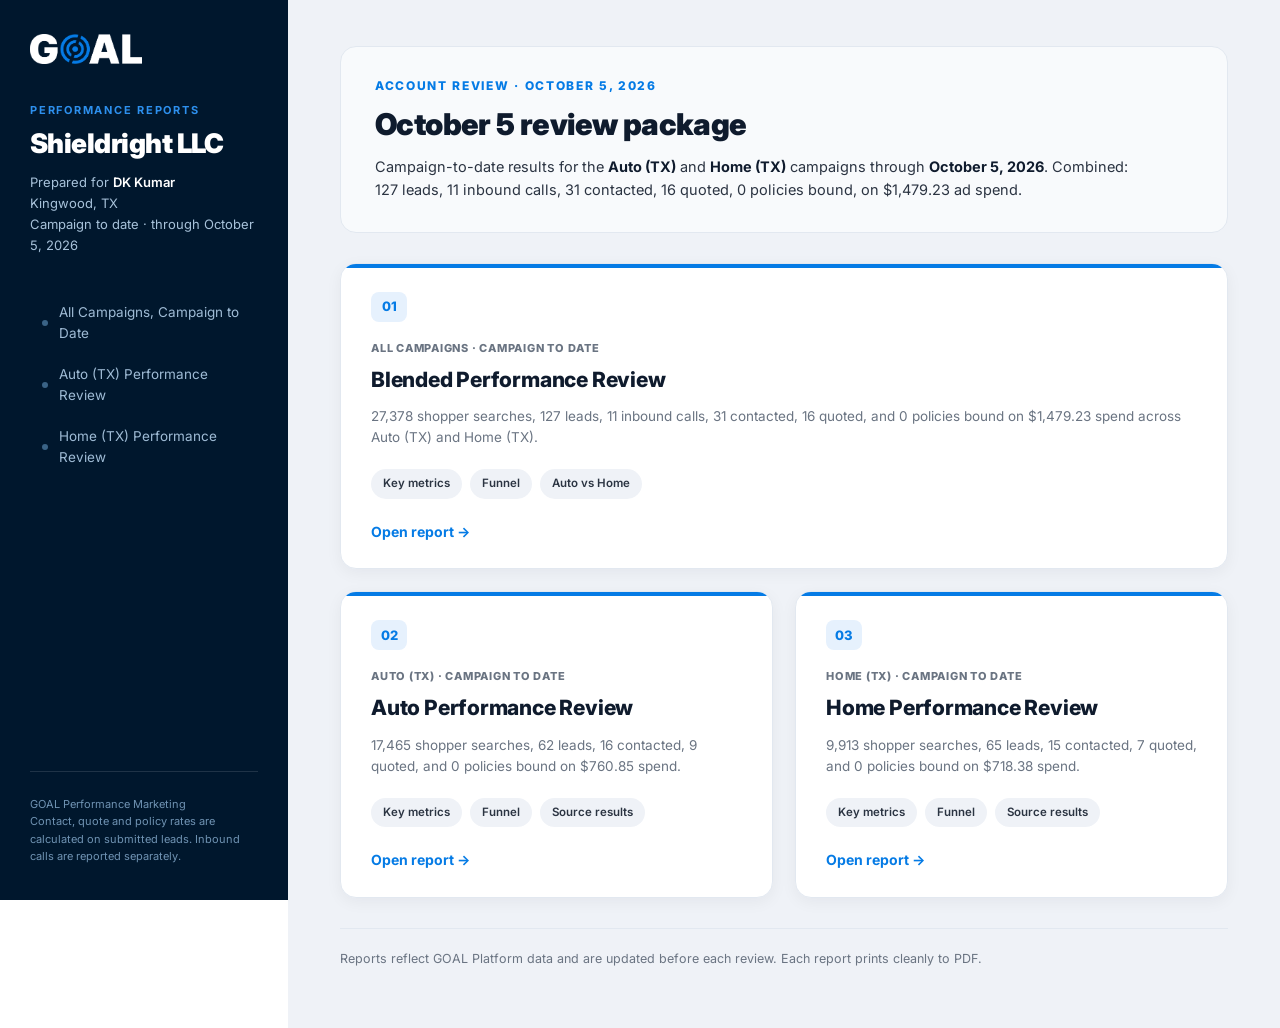
<file: index.html>
<!DOCTYPE html>
<html lang="en">
<head>
<meta charset="UTF-8">
<meta name="viewport" content="width=device-width, initial-scale=1.0">
<title>Shieldright LLC &middot; Performance Reports</title>
<link rel="preconnect" href="https://fonts.googleapis.com">
<link rel="preconnect" href="https://fonts.gstatic.com" crossorigin>
<link href="https://fonts.googleapis.com/css2?family=Inter:wght@400;500;600;700;800;900&display=swap" rel="stylesheet">
<link rel="stylesheet" href="assets/report-dashboard.css">
</head>
<style>
.main{background:var(--gray);}
.package{background:var(--off);border:1px solid var(--line);border-radius:16px;padding:30px 34px;margin-bottom:30px;}
.package .eb{font-size:12px;font-weight:800;letter-spacing:.14em;text-transform:uppercase;color:var(--blue);}
.package h2{font-size:30px;font-weight:900;color:var(--ink);letter-spacing:-.02em;line-height:1.1;margin:12px 0 14px;}
.package p{font-size:14.5px;color:var(--body);line-height:1.62;max-width:760px;}
.package p b{color:var(--ink);font-weight:700;}
.grid{display:grid;grid-template-columns:repeat(2,minmax(0,1fr));gap:22px;}
.rcard{position:relative;background:var(--white);border:1px solid var(--line);border-radius:16px;padding:28px 30px 26px;box-shadow:0 4px 16px rgba(0,23,45,.05);display:flex;flex-direction:column;overflow:hidden;transition:transform .2s,box-shadow .2s;}
.rcard:hover{transform:translateY(-3px);box-shadow:0 16px 38px rgba(0,23,45,.12);}
.rcard::before{content:"";position:absolute;top:0;left:0;right:0;height:4px;background:var(--blue);}
.rcard .num{display:inline-flex;align-items:center;justify-content:center;width:36px;height:30px;border-radius:8px;background:#E6F1FD;color:var(--blue);font-size:13px;font-weight:800;}
.rcard .tag{font-size:11px;font-weight:800;letter-spacing:.07em;text-transform:uppercase;color:var(--muted);margin-top:18px;}
.rcard h3{font-size:21px;font-weight:800;color:var(--ink);letter-spacing:-.01em;margin:7px 0 10px;}
.rcard .desc{font-size:13.5px;color:var(--muted);line-height:1.58;flex:1;}
.rcard .pills{display:flex;flex-wrap:wrap;gap:8px;margin:20px 0 22px;}
.rcard .pills span{font-size:11.5px;font-weight:600;color:var(--body);background:var(--gray);border-radius:999px;padding:6px 12px;}
.rcard .open{align-self:flex-start;font-size:14px;font-weight:700;color:var(--blue);text-decoration:none;}
.botnote{margin-top:30px;font-size:12.5px;color:var(--muted);border-top:1px solid var(--line);padding-top:20px;}
.rcard.full{grid-column:1/-1;}
@media(max-width:900px){.grid{grid-template-columns:1fr;}}
</style>
<body>
<div class="shell">
  <aside class="side">
    <img class="logo" src="assets/goal-wordmark-white.png" alt="GOAL">
    <div class="eb">Performance Reports</div>
    <h1>Shieldright LLC</h1>
    <div class="who">Prepared for <b>DK Kumar</b><br>Kingwood, TX<br>Campaign to date &middot; through October 5, 2026</div>
    <nav><a href="#r1"><span class="dot"></span>All Campaigns, Campaign to Date</a><a href="#r2"><span class="dot"></span>Auto (TX) Performance Review</a><a href="#r3"><span class="dot"></span>Home (TX) Performance Review</a></nav>
    <div class="foot">GOAL Performance Marketing<br>Contact, quote and policy rates are calculated on submitted leads. Inbound calls are reported separately.</div>
  </aside>
  <main class="main">
    <div class="package">
      <div class="eb">Account Review &middot; October 5, 2026</div>
      <h2>October 5 review package</h2>
      <p>Campaign-to-date results for the <b>Auto (TX)</b> and <b>Home (TX)</b> campaigns through <b>October 5, 2026</b>. Combined: 127 leads, 11 inbound calls, 31 contacted, 16 quoted, 0 policies bound, on $1,479.23 ad spend.</p>
    </div>
    <div class="grid">
      <div class="rcard full" id="r1">
        <div class="num">01</div>
        <div class="tag">All Campaigns &middot; Campaign to Date</div>
        <h3>Blended Performance Review</h3>
        <p class="desc">27,378 shopper searches, 127 leads, 11 inbound calls, 31 contacted, 16 quoted, and 0 policies bound on $1,479.23 spend across Auto (TX) and Home (TX).</p>
        <div class="pills"><span>Key metrics</span><span>Funnel</span><span>Auto vs Home</span></div>
        <a class="open" href="reports/blended-campaign-to-date.html">Open report &rarr;</a>
      </div>
      <div class="rcard" id="r2">
        <div class="num">02</div>
        <div class="tag">Auto (TX) &middot; Campaign to Date</div>
        <h3>Auto Performance Review</h3>
        <p class="desc">17,465 shopper searches, 62 leads, 16 contacted, 9 quoted, and 0 policies bound on $760.85 spend.</p>
        <div class="pills"><span>Key metrics</span><span>Funnel</span><span>Source results</span></div>
        <a class="open" href="reports/auto-tx-performance-review.html">Open report &rarr;</a>
      </div>
      <div class="rcard" id="r3">
        <div class="num">03</div>
        <div class="tag">Home (TX) &middot; Campaign to Date</div>
        <h3>Home Performance Review</h3>
        <p class="desc">9,913 shopper searches, 65 leads, 15 contacted, 7 quoted, and 0 policies bound on $718.38 spend.</p>
        <div class="pills"><span>Key metrics</span><span>Funnel</span><span>Source results</span></div>
        <a class="open" href="reports/home-tx-performance-review.html">Open report &rarr;</a>
      </div>
    </div>
    <div class="botnote">Reports reflect GOAL Platform data and are updated before each review. Each report prints cleanly to PDF.</div>
  </main>
</div>
</body>
</html>
</file>
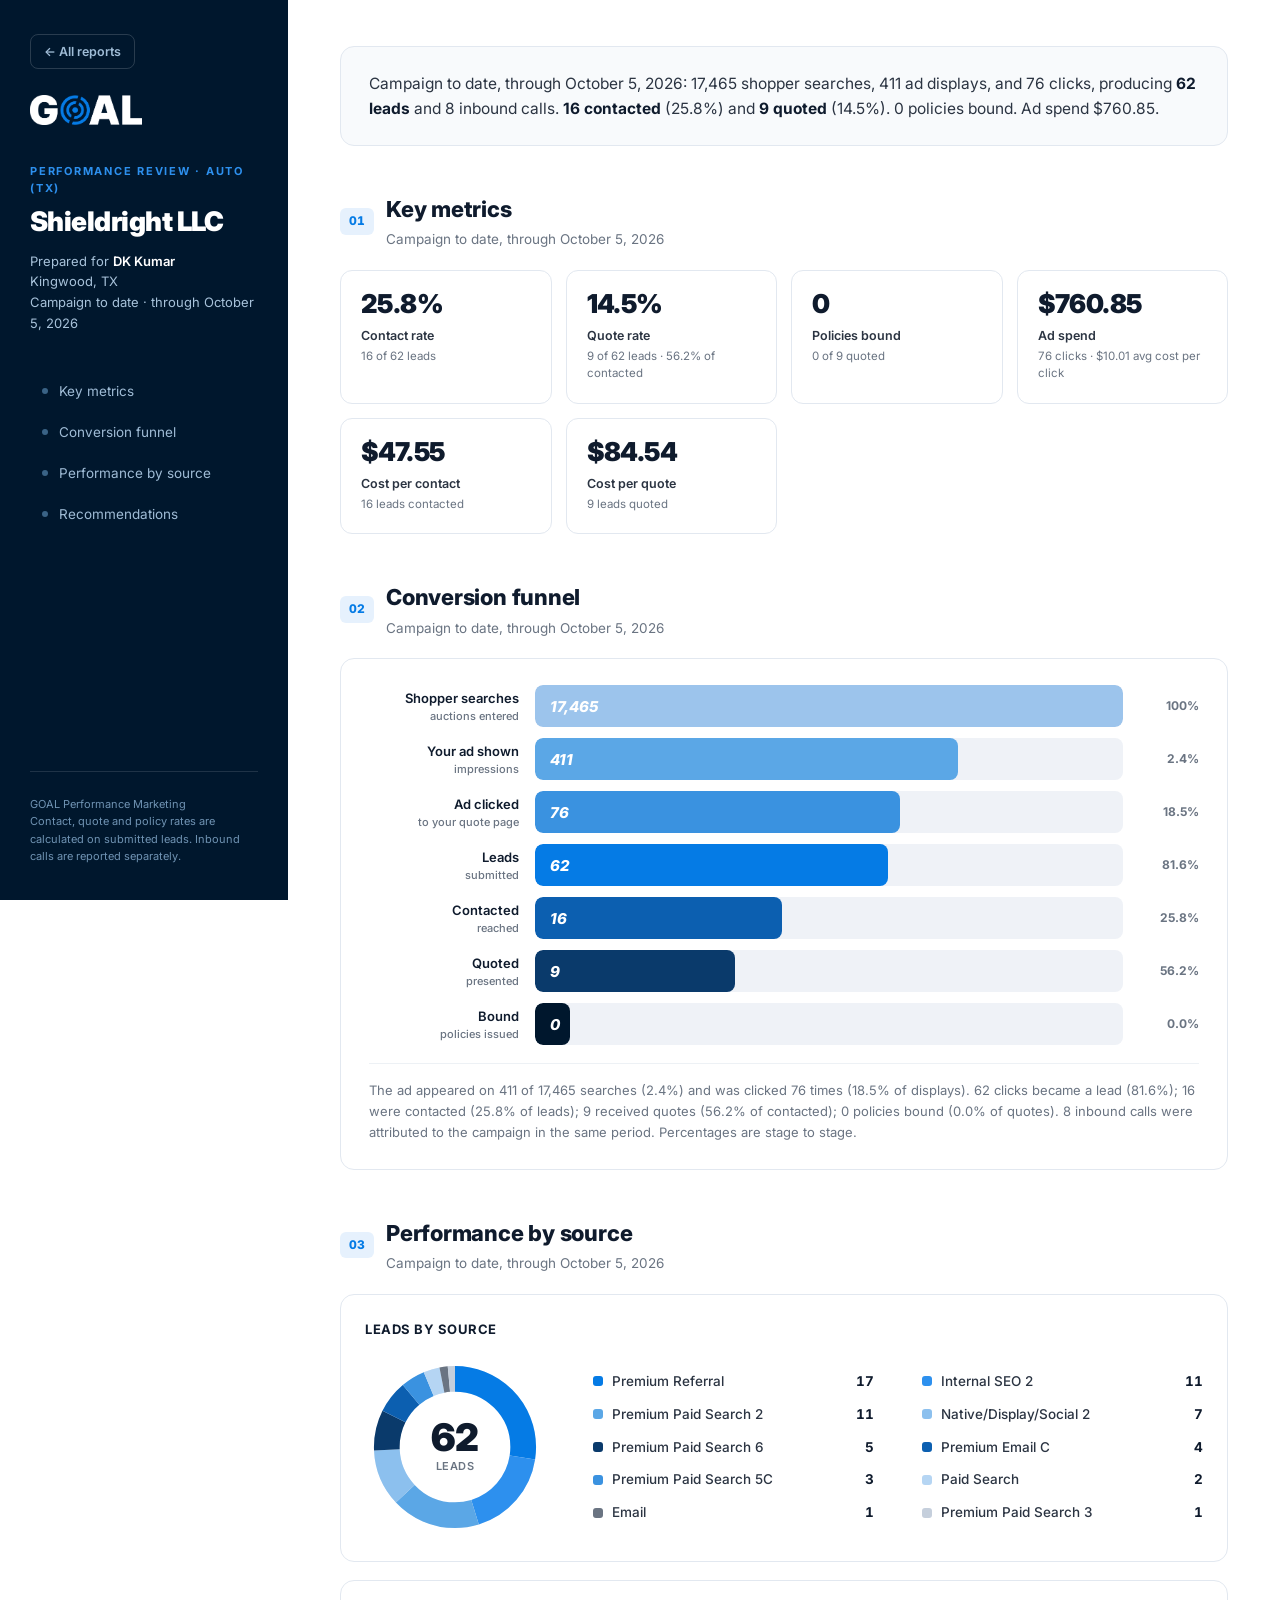
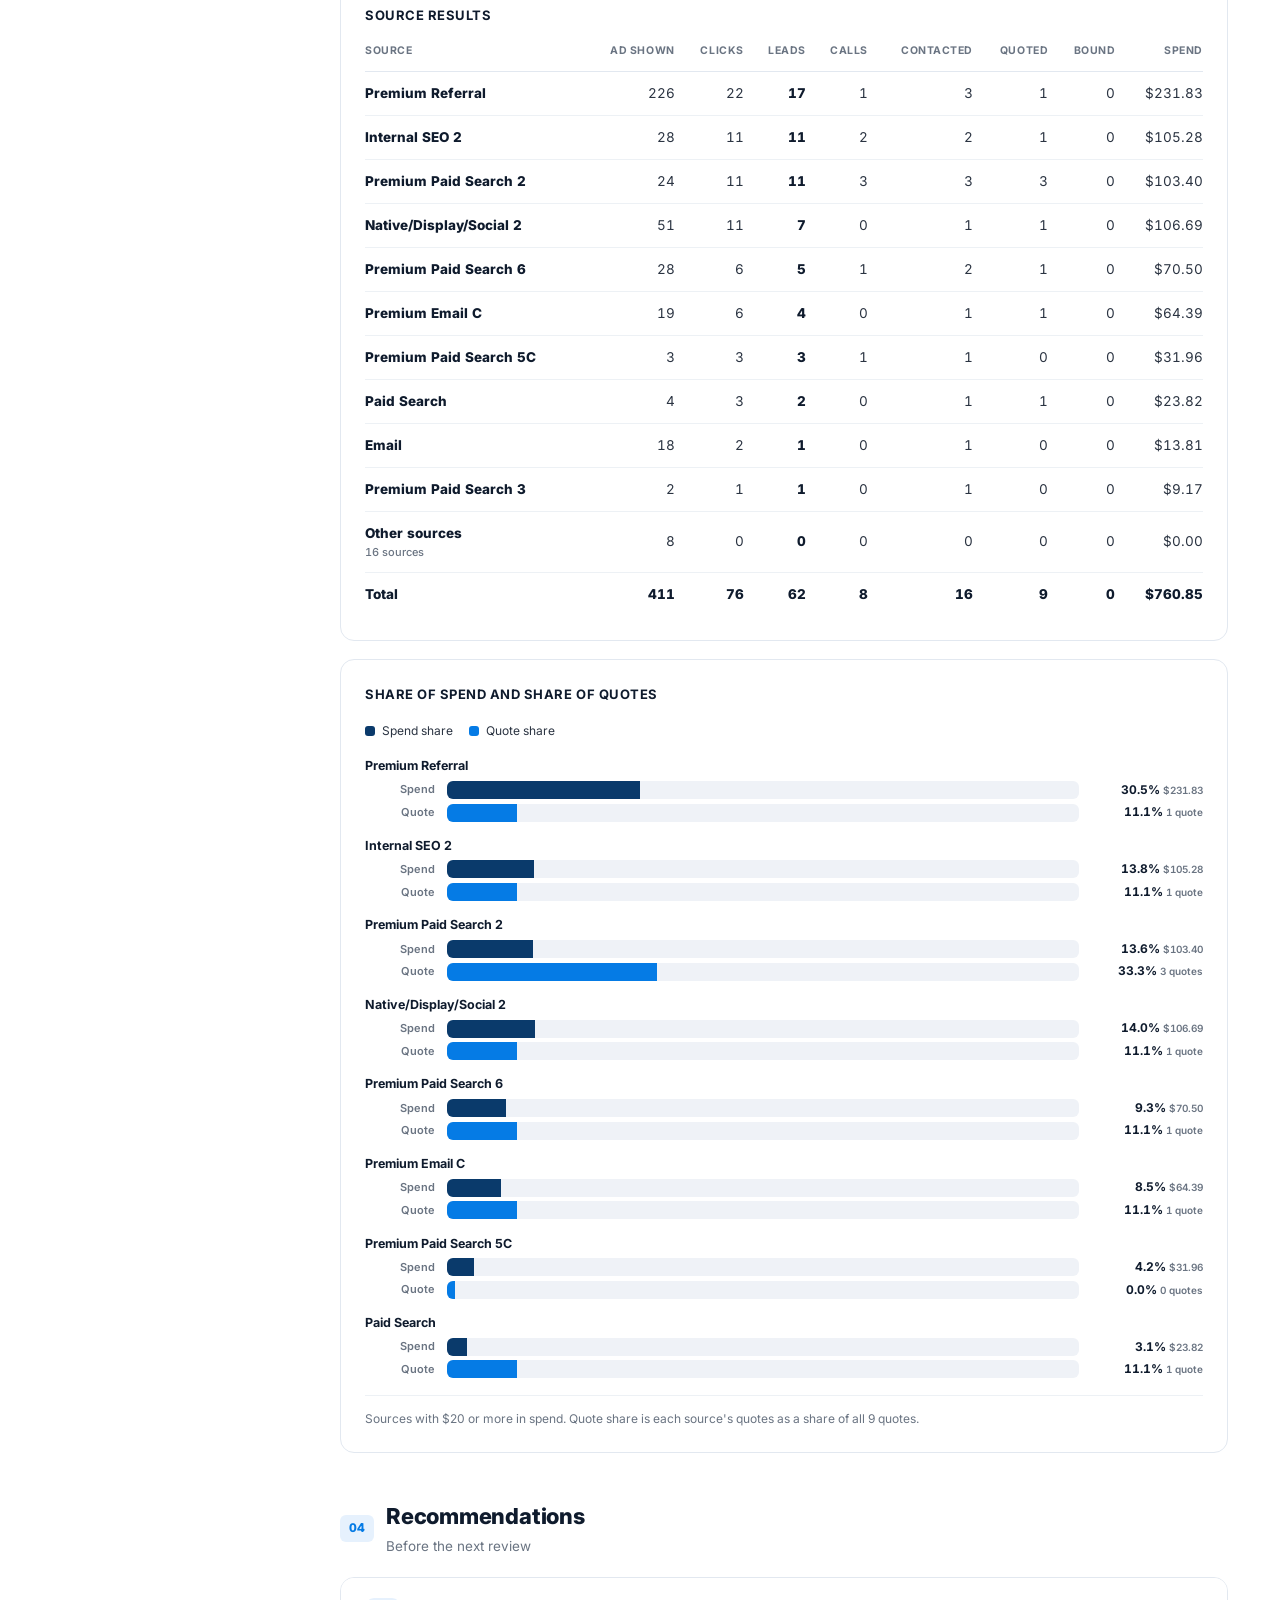
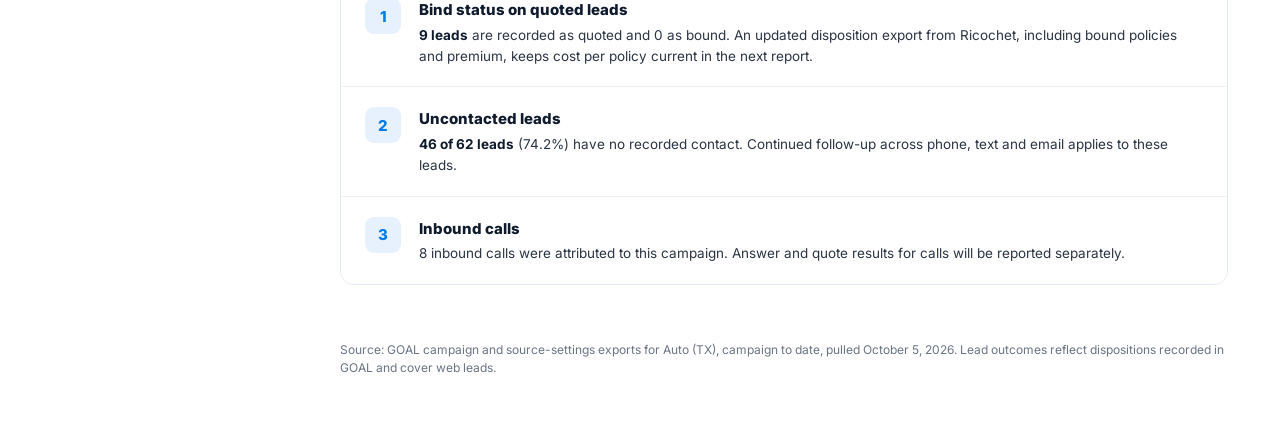
<file: reports/auto-tx-performance-review.html>
<!DOCTYPE html>
<html lang="en">
<head>
<meta charset="UTF-8">
<meta name="viewport" content="width=device-width, initial-scale=1.0">
<title>Shieldright LLC &middot; Auto (TX) Performance Review</title>
<link rel="preconnect" href="https://fonts.googleapis.com">
<link rel="preconnect" href="https://fonts.gstatic.com" crossorigin>
<link href="https://fonts.googleapis.com/css2?family=Inter:wght@400;500;600;700;800;900&display=swap" rel="stylesheet">
<link rel="stylesheet" href="../assets/report-dashboard.css">
</head>
<body>
<div class="shell">
  <aside class="side">
    <a class="back" href="../index.html">&larr; All reports</a>
    <img class="logo" src="../assets/goal-wordmark-white.png" alt="GOAL">
    <div class="eb">Performance Review &middot; Auto (TX)</div>
    <h1>Shieldright LLC</h1>
    <div class="who">Prepared for <b>DK Kumar</b><br>Kingwood, TX<br>Campaign to date &middot; through October 5, 2026</div>
    <nav><a href="#s1"><span class="dot"></span>Key metrics</a><a href="#s2"><span class="dot"></span>Conversion funnel</a><a href="#s3"><span class="dot"></span>Performance by source</a><a href="#s4"><span class="dot"></span>Recommendations</a></nav>
    <div class="foot">GOAL Performance Marketing<br>Contact, quote and policy rates are calculated on submitted leads. Inbound calls are reported separately.</div>
  </aside>
  <main class="main">
<div class="exec"><p>Campaign to date, through October 5, 2026: 17,465 shopper searches, 411 ad displays, and 76 clicks, producing <b>62 leads</b> and 8 inbound calls. <b>16 contacted</b> (25.8%) and <b>9 quoted</b> (14.5%). 0 policies bound. Ad spend $760.85.</p></div>
<section class="block" id="s1">
<div class="bhead"><span class="ix">01</span><div><h2>Key metrics</h2><p>Campaign to date, through October 5, 2026</p></div></div>
<div class="kgrid"><div class="kc"><div class="v">25.8%</div><div class="k">Contact rate</div><div class="d">16 of 62 leads</div></div>
<div class="kc"><div class="v">14.5%</div><div class="k">Quote rate</div><div class="d">9 of 62 leads &middot; 56.2% of contacted</div></div>
<div class="kc"><div class="v">0</div><div class="k">Policies bound</div><div class="d">0 of 9 quoted</div></div>
<div class="kc"><div class="v">$760.85</div><div class="k">Ad spend</div><div class="d">76 clicks &middot; $10.01 avg cost per click</div></div>
<div class="kc"><div class="v">$47.55</div><div class="k">Cost per contact</div><div class="d">16 leads contacted</div></div>
<div class="kc"><div class="v">$84.54</div><div class="k">Cost per quote</div><div class="d">9 leads quoted</div></div></div>
</section>
<section class="block" id="s2">
<div class="bhead"><span class="ix">02</span><div><h2>Conversion funnel</h2><p>Campaign to date, through October 5, 2026</p></div></div>
<div class="fpanel">
<div class="fstep"><div class="lab">Shopper searches<small>auctions entered</small></div>
<div class="fbar"><i style="background:#9cc4ec;width:100%">17,465</i></div>
<div class="pct">100%</div></div>
<div class="fstep"><div class="lab">Your ad shown<small>impressions</small></div>
<div class="fbar"><i style="background:#5ba7e6;width:72%">411</i></div>
<div class="pct">2.4%</div></div>
<div class="fstep"><div class="lab">Ad clicked<small>to your quote page</small></div>
<div class="fbar"><i style="background:#3a92e0;width:62%">76</i></div>
<div class="pct">18.5%</div></div>
<div class="fstep"><div class="lab">Leads<small>submitted</small></div>
<div class="fbar"><i style="background:#057BE5;width:60%">62</i></div>
<div class="pct">81.6%</div></div>
<div class="fstep"><div class="lab">Contacted<small>reached</small></div>
<div class="fbar"><i style="background:#0c5fb0;width:42%">16</i></div>
<div class="pct">25.8%</div></div>
<div class="fstep"><div class="lab">Quoted<small>presented</small></div>
<div class="fbar"><i style="background:#0a3a6b;width:34%">9</i></div>
<div class="pct">56.2%</div></div>
<div class="fstep"><div class="lab">Bound<small>policies issued</small></div>
<div class="fbar"><i style="background:#00172D;width:6%">0</i></div>
<div class="pct">0.0%</div></div>
<div class="fnote">The ad appeared on 411 of 17,465 searches (2.4%) and was clicked 76 times (18.5% of displays). 62 clicks became a lead (81.6%); 16 were contacted (25.8% of leads); 9 received quotes (56.2% of contacted); 0 policies bound (0.0% of quotes). 8 inbound calls were attributed to the campaign in the same period. Percentages are stage to stage.</div></div>
</section>
<section class="block" id="s3">
<div class="bhead"><span class="ix">03</span><div><h2>Performance by source</h2><p>Campaign to date, through October 5, 2026</p></div></div>
<div class="stack"><div class="panel"><div class="pt">Leads by source</div>
<div class="mix"><div class="donut"><svg viewBox="0 0 42 42" width="180" height="180"><circle cx="21" cy="21" r="15.915" fill="none" stroke="#EFF2F7" stroke-width="6"></circle>
<circle cx="21" cy="21" r="15.915" fill="none" stroke="#057BE5" stroke-width="6" stroke-dasharray="27.42 72.58" stroke-dashoffset="-0.00" transform="rotate(-90 21 21)"></circle>
<circle cx="21" cy="21" r="15.915" fill="none" stroke="#2D90EE" stroke-width="6" stroke-dasharray="17.74 82.26" stroke-dashoffset="-27.42" transform="rotate(-90 21 21)"></circle>
<circle cx="21" cy="21" r="15.915" fill="none" stroke="#5BA7E6" stroke-width="6" stroke-dasharray="17.74 82.26" stroke-dashoffset="-45.16" transform="rotate(-90 21 21)"></circle>
<circle cx="21" cy="21" r="15.915" fill="none" stroke="#8CC0EE" stroke-width="6" stroke-dasharray="11.29 88.71" stroke-dashoffset="-62.90" transform="rotate(-90 21 21)"></circle>
<circle cx="21" cy="21" r="15.915" fill="none" stroke="#0A3A6B" stroke-width="6" stroke-dasharray="8.06 91.94" stroke-dashoffset="-74.19" transform="rotate(-90 21 21)"></circle>
<circle cx="21" cy="21" r="15.915" fill="none" stroke="#0C5FB0" stroke-width="6" stroke-dasharray="6.45 93.55" stroke-dashoffset="-82.26" transform="rotate(-90 21 21)"></circle>
<circle cx="21" cy="21" r="15.915" fill="none" stroke="#3A92E0" stroke-width="6" stroke-dasharray="4.84 95.16" stroke-dashoffset="-88.71" transform="rotate(-90 21 21)"></circle>
<circle cx="21" cy="21" r="15.915" fill="none" stroke="#B5D5F3" stroke-width="6" stroke-dasharray="3.23 96.77" stroke-dashoffset="-93.55" transform="rotate(-90 21 21)"></circle>
<circle cx="21" cy="21" r="15.915" fill="none" stroke="#6A7482" stroke-width="6" stroke-dasharray="1.61 98.39" stroke-dashoffset="-96.77" transform="rotate(-90 21 21)"></circle>
<circle cx="21" cy="21" r="15.915" fill="none" stroke="#C5CFDC" stroke-width="6" stroke-dasharray="1.61 98.39" stroke-dashoffset="-98.39" transform="rotate(-90 21 21)"></circle></svg>
<div class="center"><div class="n">62</div><div class="l">leads</div></div></div>
<div class="legend"><div class="li"><span class="sw" style="background:#057BE5"></span><span class="nm">Premium Referral</span><span class="vl">17</span></div><div class="li"><span class="sw" style="background:#2D90EE"></span><span class="nm">Internal SEO 2</span><span class="vl">11</span></div><div class="li"><span class="sw" style="background:#5BA7E6"></span><span class="nm">Premium Paid Search 2</span><span class="vl">11</span></div><div class="li"><span class="sw" style="background:#8CC0EE"></span><span class="nm">Native/Display/Social 2</span><span class="vl">7</span></div><div class="li"><span class="sw" style="background:#0A3A6B"></span><span class="nm">Premium Paid Search 6</span><span class="vl">5</span></div><div class="li"><span class="sw" style="background:#0C5FB0"></span><span class="nm">Premium Email C</span><span class="vl">4</span></div><div class="li"><span class="sw" style="background:#3A92E0"></span><span class="nm">Premium Paid Search 5C</span><span class="vl">3</span></div><div class="li"><span class="sw" style="background:#B5D5F3"></span><span class="nm">Paid Search</span><span class="vl">2</span></div><div class="li"><span class="sw" style="background:#6A7482"></span><span class="nm">Email</span><span class="vl">1</span></div><div class="li"><span class="sw" style="background:#C5CFDC"></span><span class="nm">Premium Paid Search 3</span><span class="vl">1</span></div></div></div></div>
<div class="panel"><div class="pt">Source results</div><table class="ctab stable"><thead><tr><th>Source</th><th>Ad shown</th><th>Clicks</th><th>Leads</th><th>Calls</th><th>Contacted</th><th>Quoted</th><th>Bound</th><th>Spend</th></tr></thead><tbody>
<tr><td class="nm">Premium Referral</td><td>226</td><td>22</td><td><b>17</b></td><td>1</td><td>3</td><td>1</td><td>0</td><td>$231.83</td></tr>
<tr><td class="nm">Internal SEO 2</td><td>28</td><td>11</td><td><b>11</b></td><td>2</td><td>2</td><td>1</td><td>0</td><td>$105.28</td></tr>
<tr><td class="nm">Premium Paid Search 2</td><td>24</td><td>11</td><td><b>11</b></td><td>3</td><td>3</td><td>3</td><td>0</td><td>$103.40</td></tr>
<tr><td class="nm">Native/Display/Social 2</td><td>51</td><td>11</td><td><b>7</b></td><td>0</td><td>1</td><td>1</td><td>0</td><td>$106.69</td></tr>
<tr><td class="nm">Premium Paid Search 6</td><td>28</td><td>6</td><td><b>5</b></td><td>1</td><td>2</td><td>1</td><td>0</td><td>$70.50</td></tr>
<tr><td class="nm">Premium Email C</td><td>19</td><td>6</td><td><b>4</b></td><td>0</td><td>1</td><td>1</td><td>0</td><td>$64.39</td></tr>
<tr><td class="nm">Premium Paid Search 5C</td><td>3</td><td>3</td><td><b>3</b></td><td>1</td><td>1</td><td>0</td><td>0</td><td>$31.96</td></tr>
<tr><td class="nm">Paid Search</td><td>4</td><td>3</td><td><b>2</b></td><td>0</td><td>1</td><td>1</td><td>0</td><td>$23.82</td></tr>
<tr><td class="nm">Email</td><td>18</td><td>2</td><td><b>1</b></td><td>0</td><td>1</td><td>0</td><td>0</td><td>$13.81</td></tr>
<tr><td class="nm">Premium Paid Search 3</td><td>2</td><td>1</td><td><b>1</b></td><td>0</td><td>1</td><td>0</td><td>0</td><td>$9.17</td></tr>
<tr><td class="nm">Other sources<small>16 sources</small></td><td>8</td><td>0</td><td><b>0</b></td><td>0</td><td>0</td><td>0</td><td>0</td><td>$0.00</td></tr>
<tr class="tot"><td class="nm">Total</td><td>411</td><td>76</td><td><b>62</b></td><td>8</td><td>16</td><td>9</td><td>0</td><td>$760.85</td></tr></tbody>
</table></div>
<div class="panel"><div class="pt">Share of spend and share of quotes</div>
<div class="keyrow"><span><i class="sw" style="background:#0A3A6B"></i>Spend share</span><span><i class="sw" style="background:#057BE5"></i>Quote share</span></div>
<div class="pair"><div class="pl">Premium Referral</div>
<div class="srow"><div class="lab">Spend</div><div class="tr"><i style="width:30.5%;background:#0A3A6B"></i></div><div class="vl">30.5% <small>$231.83</small></div></div>
<div class="srow"><div class="lab">Quote</div><div class="tr"><i style="width:11.1%;background:#057BE5"></i></div><div class="vl">11.1% <small>1 quote</small></div></div></div>
<div class="pair"><div class="pl">Internal SEO 2</div>
<div class="srow"><div class="lab">Spend</div><div class="tr"><i style="width:13.8%;background:#0A3A6B"></i></div><div class="vl">13.8% <small>$105.28</small></div></div>
<div class="srow"><div class="lab">Quote</div><div class="tr"><i style="width:11.1%;background:#057BE5"></i></div><div class="vl">11.1% <small>1 quote</small></div></div></div>
<div class="pair"><div class="pl">Premium Paid Search 2</div>
<div class="srow"><div class="lab">Spend</div><div class="tr"><i style="width:13.6%;background:#0A3A6B"></i></div><div class="vl">13.6% <small>$103.40</small></div></div>
<div class="srow"><div class="lab">Quote</div><div class="tr"><i style="width:33.3%;background:#057BE5"></i></div><div class="vl">33.3% <small>3 quotes</small></div></div></div>
<div class="pair"><div class="pl">Native/Display/Social 2</div>
<div class="srow"><div class="lab">Spend</div><div class="tr"><i style="width:14.0%;background:#0A3A6B"></i></div><div class="vl">14.0% <small>$106.69</small></div></div>
<div class="srow"><div class="lab">Quote</div><div class="tr"><i style="width:11.1%;background:#057BE5"></i></div><div class="vl">11.1% <small>1 quote</small></div></div></div>
<div class="pair"><div class="pl">Premium Paid Search 6</div>
<div class="srow"><div class="lab">Spend</div><div class="tr"><i style="width:9.3%;background:#0A3A6B"></i></div><div class="vl">9.3% <small>$70.50</small></div></div>
<div class="srow"><div class="lab">Quote</div><div class="tr"><i style="width:11.1%;background:#057BE5"></i></div><div class="vl">11.1% <small>1 quote</small></div></div></div>
<div class="pair"><div class="pl">Premium Email C</div>
<div class="srow"><div class="lab">Spend</div><div class="tr"><i style="width:8.5%;background:#0A3A6B"></i></div><div class="vl">8.5% <small>$64.39</small></div></div>
<div class="srow"><div class="lab">Quote</div><div class="tr"><i style="width:11.1%;background:#057BE5"></i></div><div class="vl">11.1% <small>1 quote</small></div></div></div>
<div class="pair"><div class="pl">Premium Paid Search 5C</div>
<div class="srow"><div class="lab">Spend</div><div class="tr"><i style="width:4.2%;background:#0A3A6B"></i></div><div class="vl">4.2% <small>$31.96</small></div></div>
<div class="srow"><div class="lab">Quote</div><div class="tr"><i style="width:0.0%;background:#057BE5"></i></div><div class="vl">0.0% <small>0 quotes</small></div></div></div>
<div class="pair"><div class="pl">Paid Search</div>
<div class="srow"><div class="lab">Spend</div><div class="tr"><i style="width:3.1%;background:#0A3A6B"></i></div><div class="vl">3.1% <small>$23.82</small></div></div>
<div class="srow"><div class="lab">Quote</div><div class="tr"><i style="width:11.1%;background:#057BE5"></i></div><div class="vl">11.1% <small>1 quote</small></div></div></div>
<div class="pnote">Sources with $20 or more in spend. Quote share is each source's quotes as a share of all 9 quotes.</div></div>
</div>
</section>
<section class="block" id="s4">
<div class="bhead"><span class="ix">04</span><div><h2>Recommendations</h2><p>Before the next review</p></div></div>
<div class="plan"><div class="pstep"><div class="num">1</div>
<div><div class="h">Bind status on quoted leads</div>
<div class="b"><b>9 leads</b> are recorded as quoted and 0 as bound. An updated disposition export from Ricochet, including bound policies and premium, keeps cost per policy current in the next report.</div></div></div>
<div class="pstep"><div class="num">2</div>
<div><div class="h">Uncontacted leads</div>
<div class="b"><b>46 of 62 leads</b> (74.2%) have no recorded contact. Continued follow-up across phone, text and email applies to these leads.</div></div></div>
<div class="pstep"><div class="num">3</div>
<div><div class="h">Inbound calls</div>
<div class="b">8 inbound calls were attributed to this campaign. Answer and quote results for calls will be reported separately.</div></div></div></div>
</section>
<div class="pnote" style="border-top:none;padding-top:10px;">Source: GOAL campaign and source-settings exports for Auto (TX), campaign to date, pulled October 5, 2026. Lead outcomes reflect dispositions recorded in GOAL and cover web leads.</div>
  </main>
</div>
</body>
</html>
</file>
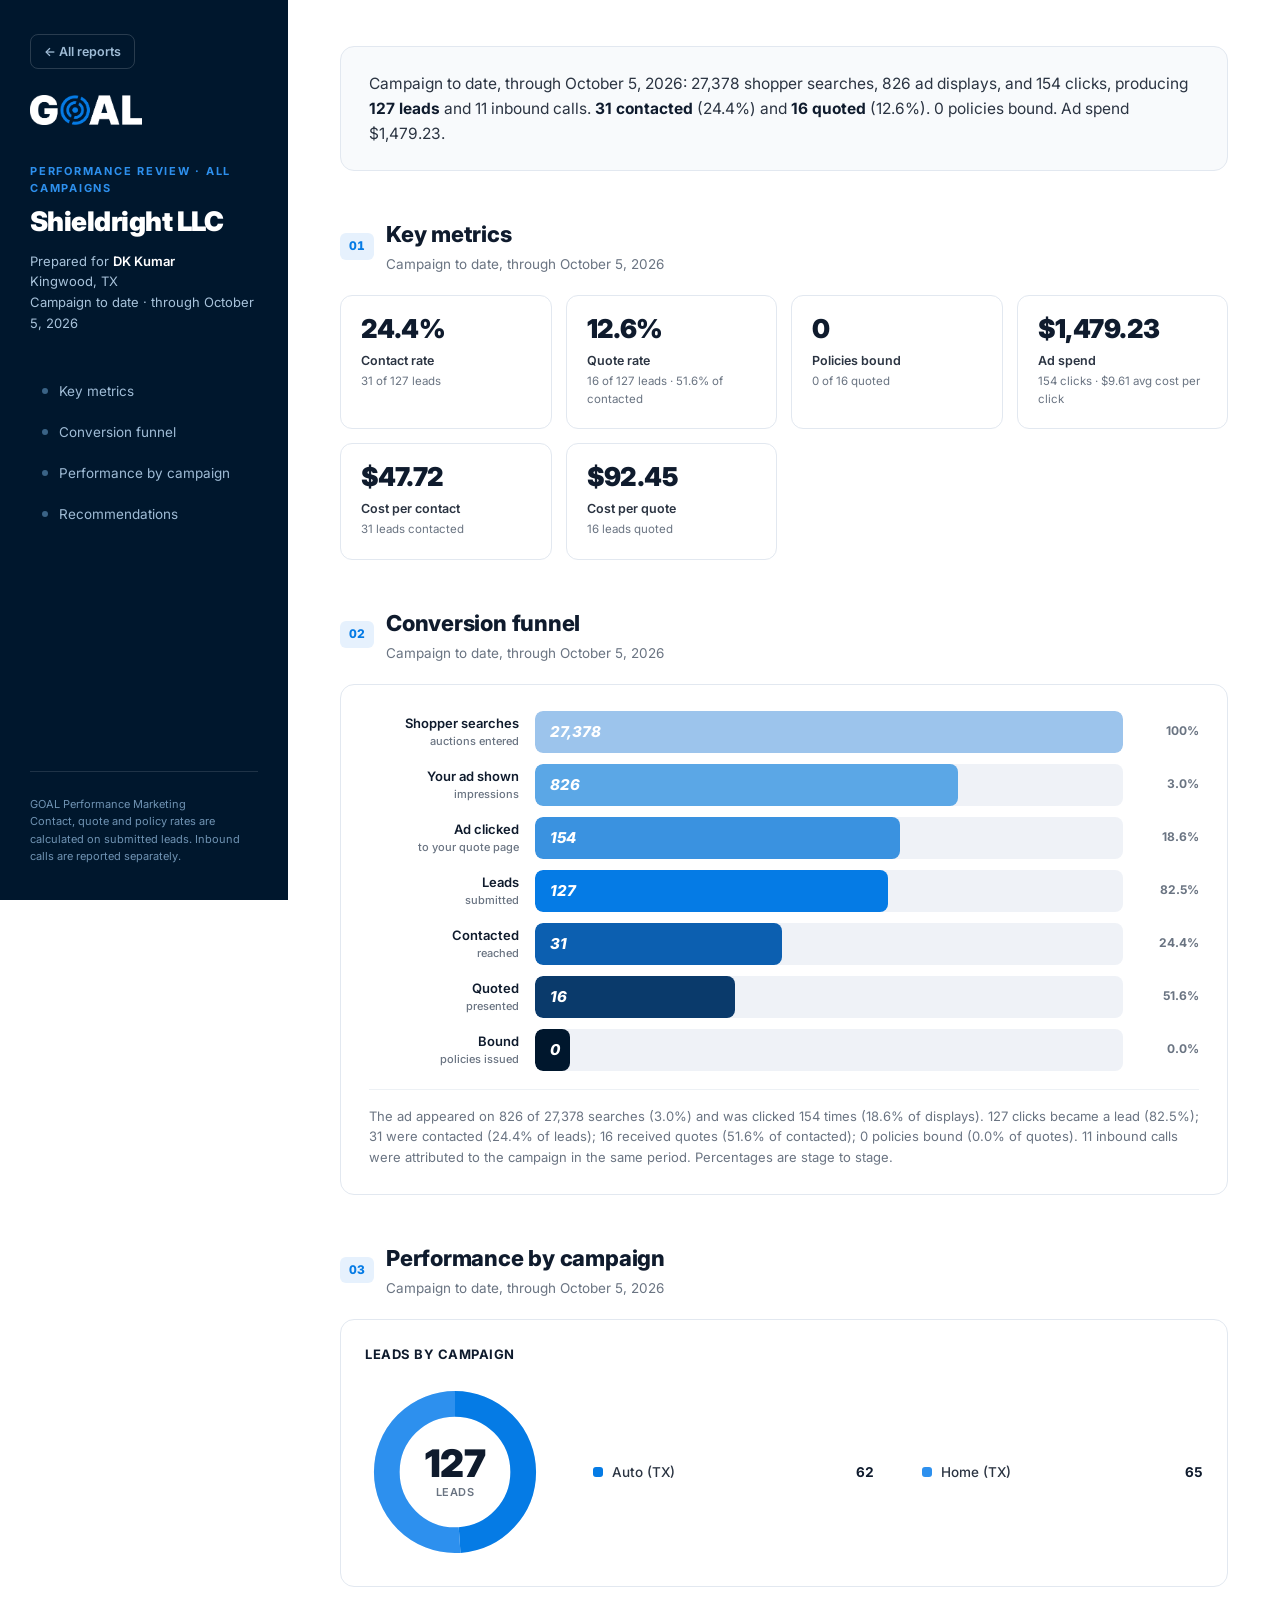
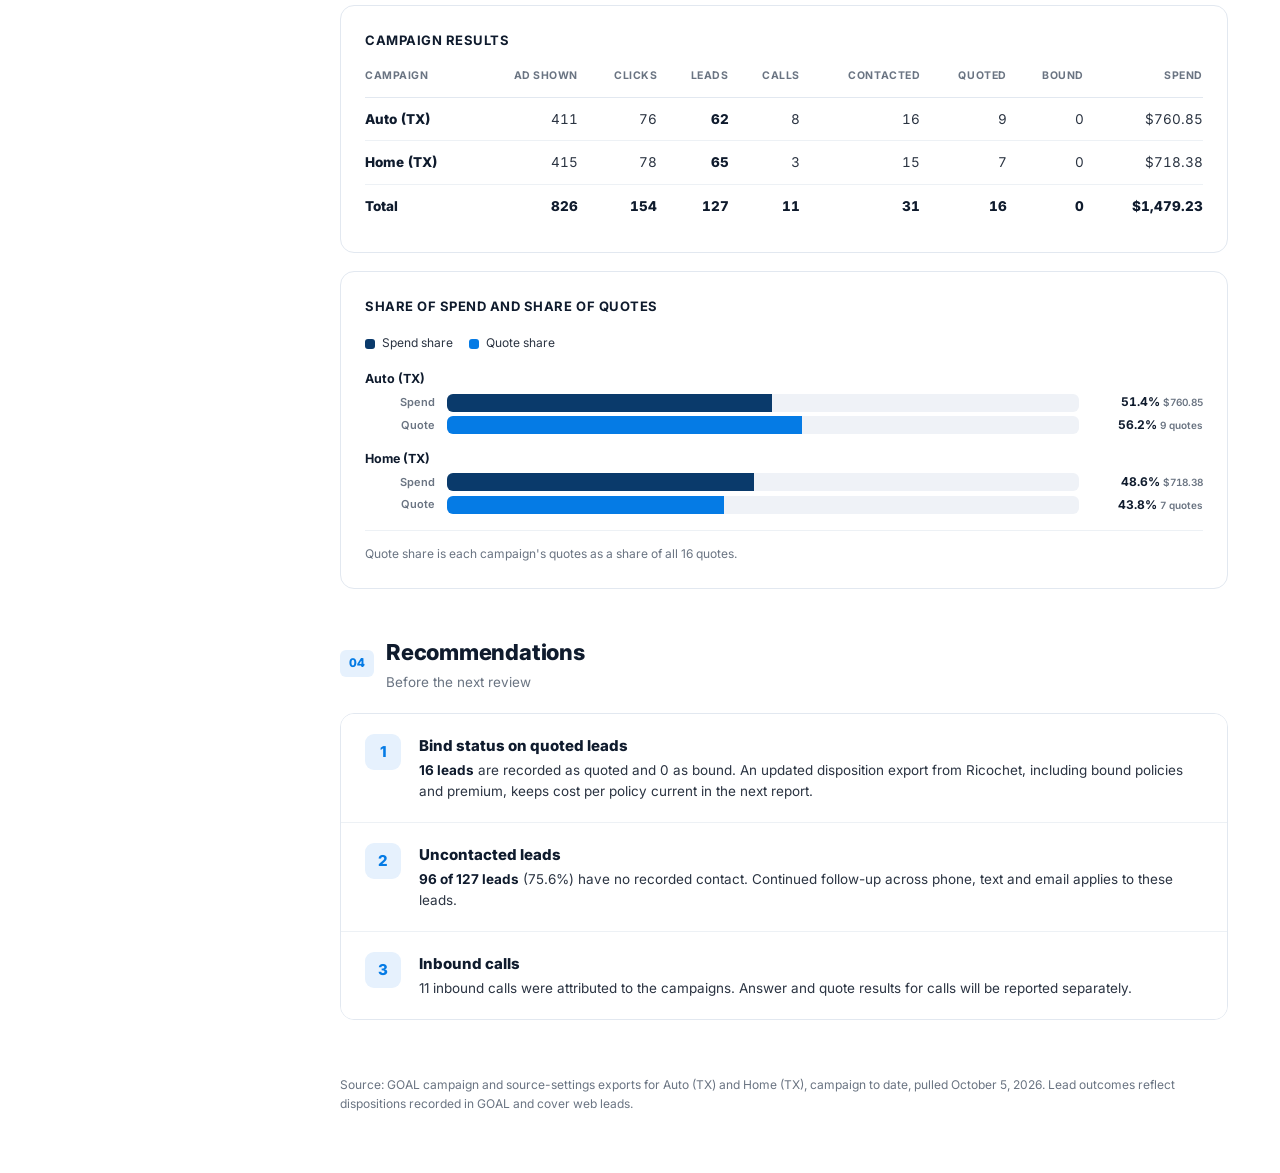
<file: reports/blended-campaign-to-date.html>
<!DOCTYPE html>
<html lang="en">
<head>
<meta charset="UTF-8">
<meta name="viewport" content="width=device-width, initial-scale=1.0">
<title>Shieldright LLC &middot; All Campaigns Performance Review</title>
<link rel="preconnect" href="https://fonts.googleapis.com">
<link rel="preconnect" href="https://fonts.gstatic.com" crossorigin>
<link href="https://fonts.googleapis.com/css2?family=Inter:wght@400;500;600;700;800;900&display=swap" rel="stylesheet">
<link rel="stylesheet" href="../assets/report-dashboard.css">
</head>
<body>
<div class="shell">
  <aside class="side">
    <a class="back" href="../index.html">&larr; All reports</a>
    <img class="logo" src="../assets/goal-wordmark-white.png" alt="GOAL">
    <div class="eb">Performance Review &middot; All Campaigns</div>
    <h1>Shieldright LLC</h1>
    <div class="who">Prepared for <b>DK Kumar</b><br>Kingwood, TX<br>Campaign to date &middot; through October 5, 2026</div>
    <nav><a href="#s1"><span class="dot"></span>Key metrics</a><a href="#s2"><span class="dot"></span>Conversion funnel</a><a href="#s3"><span class="dot"></span>Performance by campaign</a><a href="#s4"><span class="dot"></span>Recommendations</a></nav>
    <div class="foot">GOAL Performance Marketing<br>Contact, quote and policy rates are calculated on submitted leads. Inbound calls are reported separately.</div>
  </aside>
  <main class="main">
<div class="exec"><p>Campaign to date, through October 5, 2026: 27,378 shopper searches, 826 ad displays, and 154 clicks, producing <b>127 leads</b> and 11 inbound calls. <b>31 contacted</b> (24.4%) and <b>16 quoted</b> (12.6%). 0 policies bound. Ad spend $1,479.23.</p></div>
<section class="block" id="s1">
<div class="bhead"><span class="ix">01</span><div><h2>Key metrics</h2><p>Campaign to date, through October 5, 2026</p></div></div>
<div class="kgrid"><div class="kc"><div class="v">24.4%</div><div class="k">Contact rate</div><div class="d">31 of 127 leads</div></div>
<div class="kc"><div class="v">12.6%</div><div class="k">Quote rate</div><div class="d">16 of 127 leads &middot; 51.6% of contacted</div></div>
<div class="kc"><div class="v">0</div><div class="k">Policies bound</div><div class="d">0 of 16 quoted</div></div>
<div class="kc"><div class="v">$1,479.23</div><div class="k">Ad spend</div><div class="d">154 clicks &middot; $9.61 avg cost per click</div></div>
<div class="kc"><div class="v">$47.72</div><div class="k">Cost per contact</div><div class="d">31 leads contacted</div></div>
<div class="kc"><div class="v">$92.45</div><div class="k">Cost per quote</div><div class="d">16 leads quoted</div></div></div>
</section>
<section class="block" id="s2">
<div class="bhead"><span class="ix">02</span><div><h2>Conversion funnel</h2><p>Campaign to date, through October 5, 2026</p></div></div>
<div class="fpanel">
<div class="fstep"><div class="lab">Shopper searches<small>auctions entered</small></div>
<div class="fbar"><i style="background:#9cc4ec;width:100%">27,378</i></div>
<div class="pct">100%</div></div>
<div class="fstep"><div class="lab">Your ad shown<small>impressions</small></div>
<div class="fbar"><i style="background:#5ba7e6;width:72%">826</i></div>
<div class="pct">3.0%</div></div>
<div class="fstep"><div class="lab">Ad clicked<small>to your quote page</small></div>
<div class="fbar"><i style="background:#3a92e0;width:62%">154</i></div>
<div class="pct">18.6%</div></div>
<div class="fstep"><div class="lab">Leads<small>submitted</small></div>
<div class="fbar"><i style="background:#057BE5;width:60%">127</i></div>
<div class="pct">82.5%</div></div>
<div class="fstep"><div class="lab">Contacted<small>reached</small></div>
<div class="fbar"><i style="background:#0c5fb0;width:42%">31</i></div>
<div class="pct">24.4%</div></div>
<div class="fstep"><div class="lab">Quoted<small>presented</small></div>
<div class="fbar"><i style="background:#0a3a6b;width:34%">16</i></div>
<div class="pct">51.6%</div></div>
<div class="fstep"><div class="lab">Bound<small>policies issued</small></div>
<div class="fbar"><i style="background:#00172D;width:6%">0</i></div>
<div class="pct">0.0%</div></div>
<div class="fnote">The ad appeared on 826 of 27,378 searches (3.0%) and was clicked 154 times (18.6% of displays). 127 clicks became a lead (82.5%); 31 were contacted (24.4% of leads); 16 received quotes (51.6% of contacted); 0 policies bound (0.0% of quotes). 11 inbound calls were attributed to the campaign in the same period. Percentages are stage to stage.</div></div>
</section>
<section class="block" id="s3">
<div class="bhead"><span class="ix">03</span><div><h2>Performance by campaign</h2><p>Campaign to date, through October 5, 2026</p></div></div>
<div class="stack"><div class="panel"><div class="pt">Leads by campaign</div>
<div class="mix"><div class="donut"><svg viewBox="0 0 42 42" width="180" height="180"><circle cx="21" cy="21" r="15.915" fill="none" stroke="#EFF2F7" stroke-width="6"></circle>
<circle cx="21" cy="21" r="15.915" fill="none" stroke="#057BE5" stroke-width="6" stroke-dasharray="48.82 51.18" stroke-dashoffset="-0.00" transform="rotate(-90 21 21)"></circle>
<circle cx="21" cy="21" r="15.915" fill="none" stroke="#2D90EE" stroke-width="6" stroke-dasharray="51.18 48.82" stroke-dashoffset="-48.82" transform="rotate(-90 21 21)"></circle></svg>
<div class="center"><div class="n">127</div><div class="l">leads</div></div></div>
<div class="legend"><div class="li"><span class="sw" style="background:#057BE5"></span><span class="nm">Auto (TX)</span><span class="vl">62</span></div><div class="li"><span class="sw" style="background:#2D90EE"></span><span class="nm">Home (TX)</span><span class="vl">65</span></div></div></div></div>
<div class="panel"><div class="pt">Campaign results</div><table class="ctab stable"><thead><tr><th>Campaign</th><th>Ad shown</th><th>Clicks</th><th>Leads</th><th>Calls</th><th>Contacted</th><th>Quoted</th><th>Bound</th><th>Spend</th></tr></thead><tbody>
<tr><td class="nm">Auto (TX)</td><td>411</td><td>76</td><td><b>62</b></td><td>8</td><td>16</td><td>9</td><td>0</td><td>$760.85</td></tr>
<tr><td class="nm">Home (TX)</td><td>415</td><td>78</td><td><b>65</b></td><td>3</td><td>15</td><td>7</td><td>0</td><td>$718.38</td></tr>
<tr class="tot"><td class="nm">Total</td><td>826</td><td>154</td><td><b>127</b></td><td>11</td><td>31</td><td>16</td><td>0</td><td>$1,479.23</td></tr></tbody>
</table></div>
<div class="panel"><div class="pt">Share of spend and share of quotes</div>
<div class="keyrow"><span><i class="sw" style="background:#0A3A6B"></i>Spend share</span><span><i class="sw" style="background:#057BE5"></i>Quote share</span></div>
<div class="pair"><div class="pl">Auto (TX)</div>
<div class="srow"><div class="lab">Spend</div><div class="tr"><i style="width:51.4%;background:#0A3A6B"></i></div><div class="vl">51.4% <small>$760.85</small></div></div>
<div class="srow"><div class="lab">Quote</div><div class="tr"><i style="width:56.2%;background:#057BE5"></i></div><div class="vl">56.2% <small>9 quotes</small></div></div></div>
<div class="pair"><div class="pl">Home (TX)</div>
<div class="srow"><div class="lab">Spend</div><div class="tr"><i style="width:48.6%;background:#0A3A6B"></i></div><div class="vl">48.6% <small>$718.38</small></div></div>
<div class="srow"><div class="lab">Quote</div><div class="tr"><i style="width:43.8%;background:#057BE5"></i></div><div class="vl">43.8% <small>7 quotes</small></div></div></div>
<div class="pnote">Quote share is each campaign's quotes as a share of all 16 quotes.</div></div>
</div>
</section>
<section class="block" id="s4">
<div class="bhead"><span class="ix">04</span><div><h2>Recommendations</h2><p>Before the next review</p></div></div>
<div class="plan"><div class="pstep"><div class="num">1</div>
<div><div class="h">Bind status on quoted leads</div>
<div class="b"><b>16 leads</b> are recorded as quoted and 0 as bound. An updated disposition export from Ricochet, including bound policies and premium, keeps cost per policy current in the next report.</div></div></div>
<div class="pstep"><div class="num">2</div>
<div><div class="h">Uncontacted leads</div>
<div class="b"><b>96 of 127 leads</b> (75.6%) have no recorded contact. Continued follow-up across phone, text and email applies to these leads.</div></div></div>
<div class="pstep"><div class="num">3</div>
<div><div class="h">Inbound calls</div>
<div class="b">11 inbound calls were attributed to the campaigns. Answer and quote results for calls will be reported separately.</div></div></div></div>
</section>
<div class="pnote" style="border-top:none;padding-top:10px;">Source: GOAL campaign and source-settings exports for Auto (TX) and Home (TX), campaign to date, pulled October 5, 2026. Lead outcomes reflect dispositions recorded in GOAL and cover web leads.</div>
  </main>
</div>
</body>
</html>
</file>
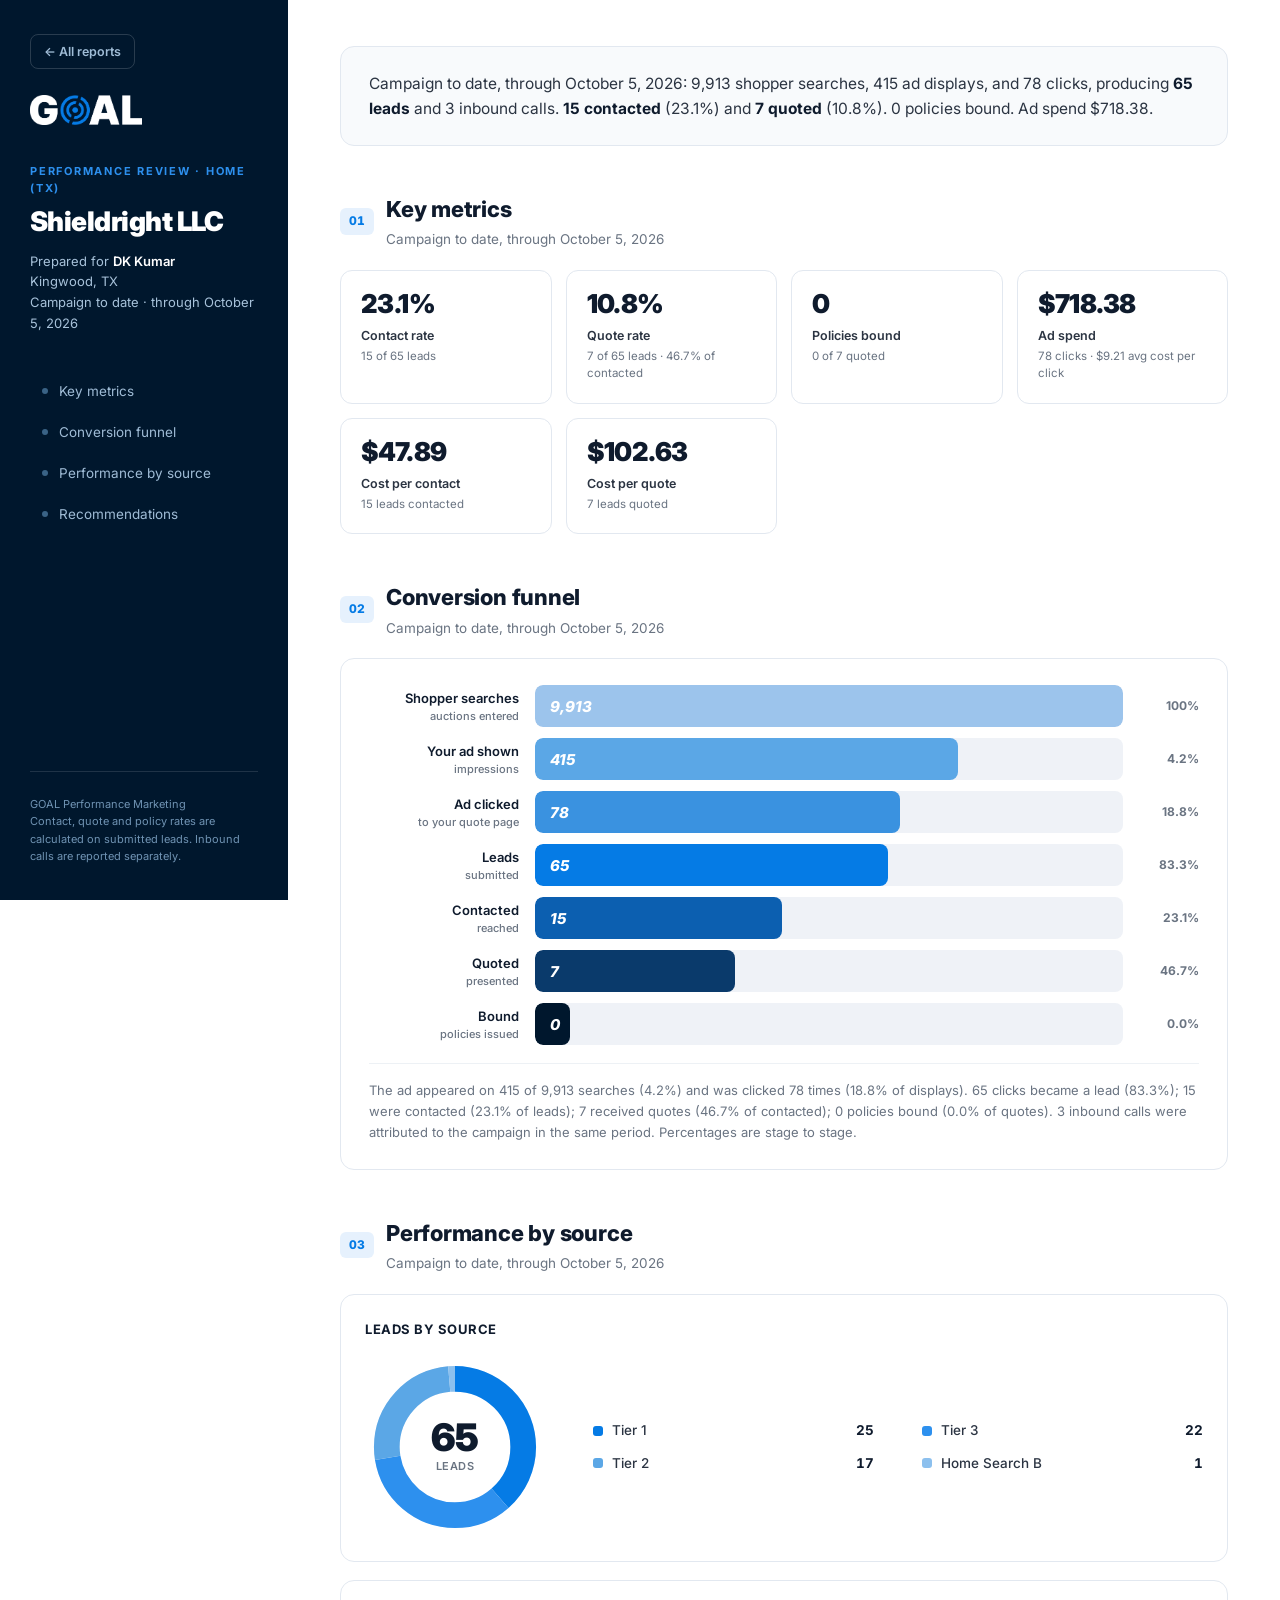
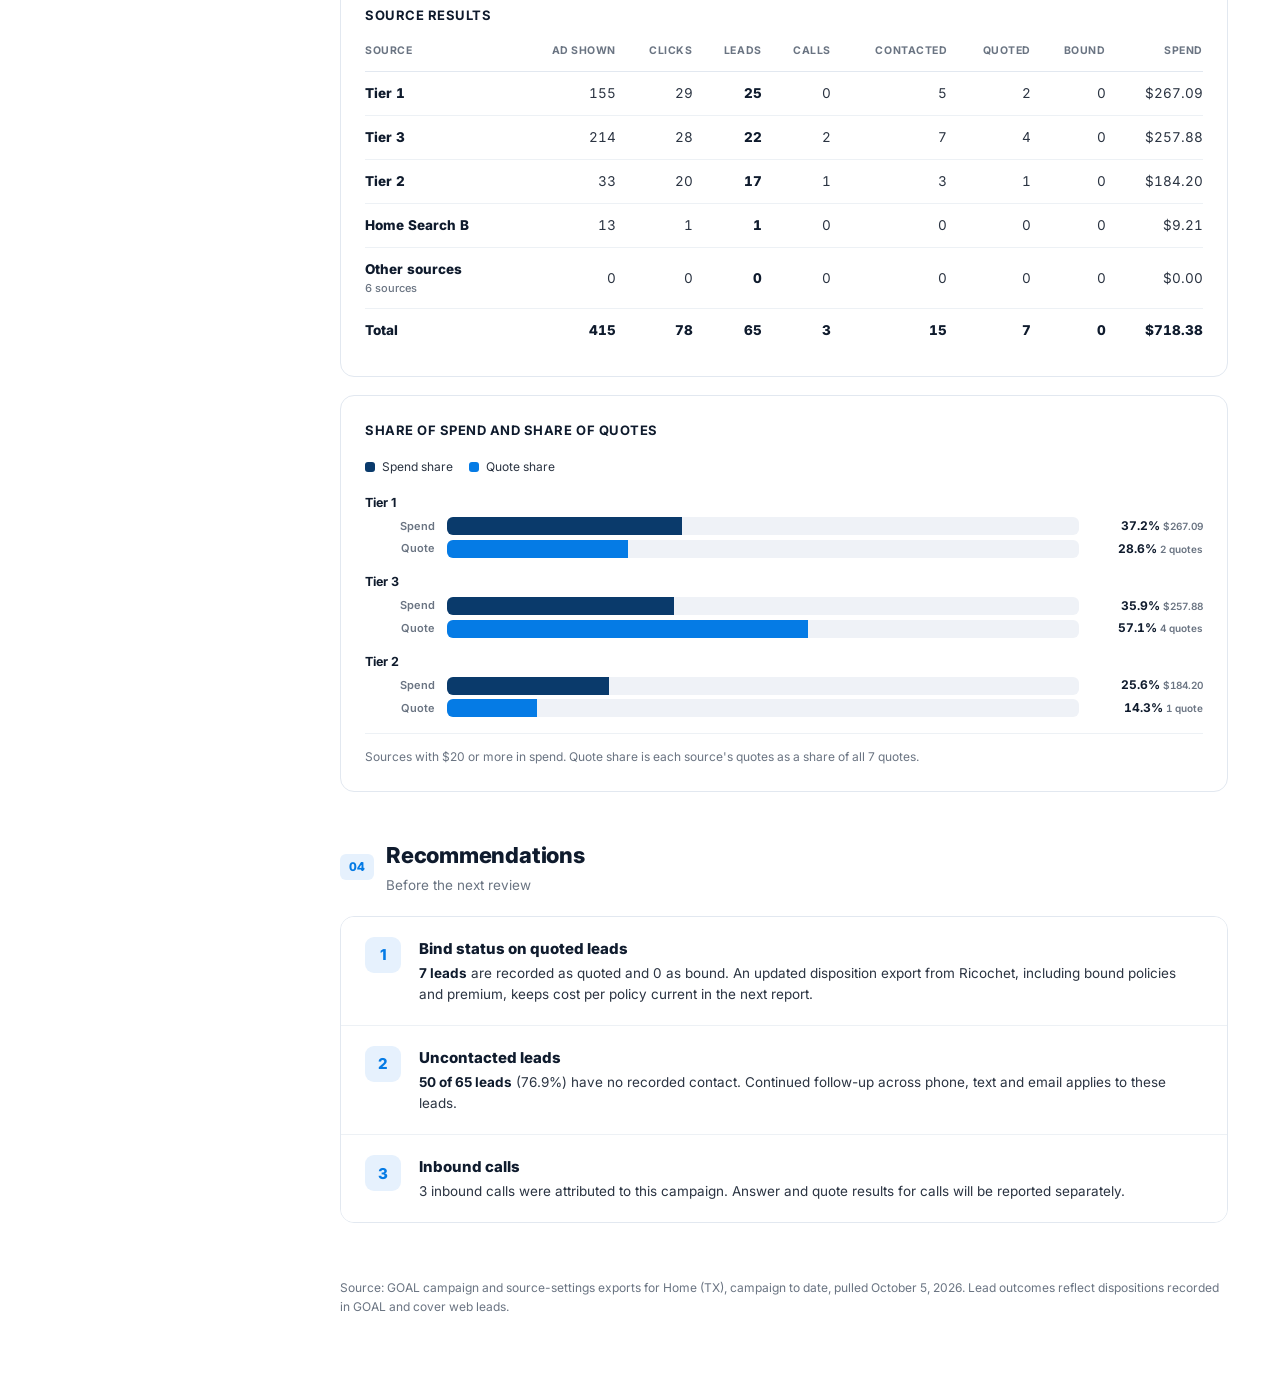
<file: reports/home-tx-performance-review.html>
<!DOCTYPE html>
<html lang="en">
<head>
<meta charset="UTF-8">
<meta name="viewport" content="width=device-width, initial-scale=1.0">
<title>Shieldright LLC &middot; Home (TX) Performance Review</title>
<link rel="preconnect" href="https://fonts.googleapis.com">
<link rel="preconnect" href="https://fonts.gstatic.com" crossorigin>
<link href="https://fonts.googleapis.com/css2?family=Inter:wght@400;500;600;700;800;900&display=swap" rel="stylesheet">
<link rel="stylesheet" href="../assets/report-dashboard.css">
</head>
<body>
<div class="shell">
  <aside class="side">
    <a class="back" href="../index.html">&larr; All reports</a>
    <img class="logo" src="../assets/goal-wordmark-white.png" alt="GOAL">
    <div class="eb">Performance Review &middot; Home (TX)</div>
    <h1>Shieldright LLC</h1>
    <div class="who">Prepared for <b>DK Kumar</b><br>Kingwood, TX<br>Campaign to date &middot; through October 5, 2026</div>
    <nav><a href="#s1"><span class="dot"></span>Key metrics</a><a href="#s2"><span class="dot"></span>Conversion funnel</a><a href="#s3"><span class="dot"></span>Performance by source</a><a href="#s4"><span class="dot"></span>Recommendations</a></nav>
    <div class="foot">GOAL Performance Marketing<br>Contact, quote and policy rates are calculated on submitted leads. Inbound calls are reported separately.</div>
  </aside>
  <main class="main">
<div class="exec"><p>Campaign to date, through October 5, 2026: 9,913 shopper searches, 415 ad displays, and 78 clicks, producing <b>65 leads</b> and 3 inbound calls. <b>15 contacted</b> (23.1%) and <b>7 quoted</b> (10.8%). 0 policies bound. Ad spend $718.38.</p></div>
<section class="block" id="s1">
<div class="bhead"><span class="ix">01</span><div><h2>Key metrics</h2><p>Campaign to date, through October 5, 2026</p></div></div>
<div class="kgrid"><div class="kc"><div class="v">23.1%</div><div class="k">Contact rate</div><div class="d">15 of 65 leads</div></div>
<div class="kc"><div class="v">10.8%</div><div class="k">Quote rate</div><div class="d">7 of 65 leads &middot; 46.7% of contacted</div></div>
<div class="kc"><div class="v">0</div><div class="k">Policies bound</div><div class="d">0 of 7 quoted</div></div>
<div class="kc"><div class="v">$718.38</div><div class="k">Ad spend</div><div class="d">78 clicks &middot; $9.21 avg cost per click</div></div>
<div class="kc"><div class="v">$47.89</div><div class="k">Cost per contact</div><div class="d">15 leads contacted</div></div>
<div class="kc"><div class="v">$102.63</div><div class="k">Cost per quote</div><div class="d">7 leads quoted</div></div></div>
</section>
<section class="block" id="s2">
<div class="bhead"><span class="ix">02</span><div><h2>Conversion funnel</h2><p>Campaign to date, through October 5, 2026</p></div></div>
<div class="fpanel">
<div class="fstep"><div class="lab">Shopper searches<small>auctions entered</small></div>
<div class="fbar"><i style="background:#9cc4ec;width:100%">9,913</i></div>
<div class="pct">100%</div></div>
<div class="fstep"><div class="lab">Your ad shown<small>impressions</small></div>
<div class="fbar"><i style="background:#5ba7e6;width:72%">415</i></div>
<div class="pct">4.2%</div></div>
<div class="fstep"><div class="lab">Ad clicked<small>to your quote page</small></div>
<div class="fbar"><i style="background:#3a92e0;width:62%">78</i></div>
<div class="pct">18.8%</div></div>
<div class="fstep"><div class="lab">Leads<small>submitted</small></div>
<div class="fbar"><i style="background:#057BE5;width:60%">65</i></div>
<div class="pct">83.3%</div></div>
<div class="fstep"><div class="lab">Contacted<small>reached</small></div>
<div class="fbar"><i style="background:#0c5fb0;width:42%">15</i></div>
<div class="pct">23.1%</div></div>
<div class="fstep"><div class="lab">Quoted<small>presented</small></div>
<div class="fbar"><i style="background:#0a3a6b;width:34%">7</i></div>
<div class="pct">46.7%</div></div>
<div class="fstep"><div class="lab">Bound<small>policies issued</small></div>
<div class="fbar"><i style="background:#00172D;width:6%">0</i></div>
<div class="pct">0.0%</div></div>
<div class="fnote">The ad appeared on 415 of 9,913 searches (4.2%) and was clicked 78 times (18.8% of displays). 65 clicks became a lead (83.3%); 15 were contacted (23.1% of leads); 7 received quotes (46.7% of contacted); 0 policies bound (0.0% of quotes). 3 inbound calls were attributed to the campaign in the same period. Percentages are stage to stage.</div></div>
</section>
<section class="block" id="s3">
<div class="bhead"><span class="ix">03</span><div><h2>Performance by source</h2><p>Campaign to date, through October 5, 2026</p></div></div>
<div class="stack"><div class="panel"><div class="pt">Leads by source</div>
<div class="mix"><div class="donut"><svg viewBox="0 0 42 42" width="180" height="180"><circle cx="21" cy="21" r="15.915" fill="none" stroke="#EFF2F7" stroke-width="6"></circle>
<circle cx="21" cy="21" r="15.915" fill="none" stroke="#057BE5" stroke-width="6" stroke-dasharray="38.46 61.54" stroke-dashoffset="-0.00" transform="rotate(-90 21 21)"></circle>
<circle cx="21" cy="21" r="15.915" fill="none" stroke="#2D90EE" stroke-width="6" stroke-dasharray="33.85 66.15" stroke-dashoffset="-38.46" transform="rotate(-90 21 21)"></circle>
<circle cx="21" cy="21" r="15.915" fill="none" stroke="#5BA7E6" stroke-width="6" stroke-dasharray="26.15 73.85" stroke-dashoffset="-72.31" transform="rotate(-90 21 21)"></circle>
<circle cx="21" cy="21" r="15.915" fill="none" stroke="#8CC0EE" stroke-width="6" stroke-dasharray="1.54 98.46" stroke-dashoffset="-98.46" transform="rotate(-90 21 21)"></circle></svg>
<div class="center"><div class="n">65</div><div class="l">leads</div></div></div>
<div class="legend"><div class="li"><span class="sw" style="background:#057BE5"></span><span class="nm">Tier 1</span><span class="vl">25</span></div><div class="li"><span class="sw" style="background:#2D90EE"></span><span class="nm">Tier 3</span><span class="vl">22</span></div><div class="li"><span class="sw" style="background:#5BA7E6"></span><span class="nm">Tier 2</span><span class="vl">17</span></div><div class="li"><span class="sw" style="background:#8CC0EE"></span><span class="nm">Home Search B</span><span class="vl">1</span></div></div></div></div>
<div class="panel"><div class="pt">Source results</div><table class="ctab stable"><thead><tr><th>Source</th><th>Ad shown</th><th>Clicks</th><th>Leads</th><th>Calls</th><th>Contacted</th><th>Quoted</th><th>Bound</th><th>Spend</th></tr></thead><tbody>
<tr><td class="nm">Tier 1</td><td>155</td><td>29</td><td><b>25</b></td><td>0</td><td>5</td><td>2</td><td>0</td><td>$267.09</td></tr>
<tr><td class="nm">Tier 3</td><td>214</td><td>28</td><td><b>22</b></td><td>2</td><td>7</td><td>4</td><td>0</td><td>$257.88</td></tr>
<tr><td class="nm">Tier 2</td><td>33</td><td>20</td><td><b>17</b></td><td>1</td><td>3</td><td>1</td><td>0</td><td>$184.20</td></tr>
<tr><td class="nm">Home Search B</td><td>13</td><td>1</td><td><b>1</b></td><td>0</td><td>0</td><td>0</td><td>0</td><td>$9.21</td></tr>
<tr><td class="nm">Other sources<small>6 sources</small></td><td>0</td><td>0</td><td><b>0</b></td><td>0</td><td>0</td><td>0</td><td>0</td><td>$0.00</td></tr>
<tr class="tot"><td class="nm">Total</td><td>415</td><td>78</td><td><b>65</b></td><td>3</td><td>15</td><td>7</td><td>0</td><td>$718.38</td></tr></tbody>
</table></div>
<div class="panel"><div class="pt">Share of spend and share of quotes</div>
<div class="keyrow"><span><i class="sw" style="background:#0A3A6B"></i>Spend share</span><span><i class="sw" style="background:#057BE5"></i>Quote share</span></div>
<div class="pair"><div class="pl">Tier 1</div>
<div class="srow"><div class="lab">Spend</div><div class="tr"><i style="width:37.2%;background:#0A3A6B"></i></div><div class="vl">37.2% <small>$267.09</small></div></div>
<div class="srow"><div class="lab">Quote</div><div class="tr"><i style="width:28.6%;background:#057BE5"></i></div><div class="vl">28.6% <small>2 quotes</small></div></div></div>
<div class="pair"><div class="pl">Tier 3</div>
<div class="srow"><div class="lab">Spend</div><div class="tr"><i style="width:35.9%;background:#0A3A6B"></i></div><div class="vl">35.9% <small>$257.88</small></div></div>
<div class="srow"><div class="lab">Quote</div><div class="tr"><i style="width:57.1%;background:#057BE5"></i></div><div class="vl">57.1% <small>4 quotes</small></div></div></div>
<div class="pair"><div class="pl">Tier 2</div>
<div class="srow"><div class="lab">Spend</div><div class="tr"><i style="width:25.6%;background:#0A3A6B"></i></div><div class="vl">25.6% <small>$184.20</small></div></div>
<div class="srow"><div class="lab">Quote</div><div class="tr"><i style="width:14.3%;background:#057BE5"></i></div><div class="vl">14.3% <small>1 quote</small></div></div></div>
<div class="pnote">Sources with $20 or more in spend. Quote share is each source's quotes as a share of all 7 quotes.</div></div>
</div>
</section>
<section class="block" id="s4">
<div class="bhead"><span class="ix">04</span><div><h2>Recommendations</h2><p>Before the next review</p></div></div>
<div class="plan"><div class="pstep"><div class="num">1</div>
<div><div class="h">Bind status on quoted leads</div>
<div class="b"><b>7 leads</b> are recorded as quoted and 0 as bound. An updated disposition export from Ricochet, including bound policies and premium, keeps cost per policy current in the next report.</div></div></div>
<div class="pstep"><div class="num">2</div>
<div><div class="h">Uncontacted leads</div>
<div class="b"><b>50 of 65 leads</b> (76.9%) have no recorded contact. Continued follow-up across phone, text and email applies to these leads.</div></div></div>
<div class="pstep"><div class="num">3</div>
<div><div class="h">Inbound calls</div>
<div class="b">3 inbound calls were attributed to this campaign. Answer and quote results for calls will be reported separately.</div></div></div></div>
</section>
<div class="pnote" style="border-top:none;padding-top:10px;">Source: GOAL campaign and source-settings exports for Home (TX), campaign to date, pulled October 5, 2026. Lead outcomes reflect dispositions recorded in GOAL and cover web leads.</div>
  </main>
</div>
</body>
</html>
</file>
<file: assets/report-dashboard.css>
/* GOAL Structured Dashboard report styles (shared) */
:root{
  --blue:#057BE5; --blue-hover:#0C6EC5; --sky:#308ED6; --mint:#3BEECA; --mint-d:#0fae8f;
  --navy:#00172D; --navy-2:#062c4e; --navy-deep:#001020;
  --ink:#0F1B2D; --body:#2B3442; --muted:#6A7482;
  --white:#fff; --off:#F8FAFC; --gray:#EFF2F7; --divider:#EDF1F5; --line:#E2E8F0;
  --success:#2BBF7A; --warning:#F0A93B;
}
*{margin:0;padding:0;box-sizing:border-box;}
html{-webkit-font-smoothing:antialiased;scroll-behavior:smooth;}
body{font-family:'Inter',system-ui,sans-serif;background:var(--gray);color:var(--body);line-height:1.55;}
.shell{max-width:1280px;margin:0 auto;display:grid;grid-template-columns:288px 1fr;min-height:100vh;background:var(--white);}

/* ---------- Sidebar ---------- */
.side{background:var(--navy);color:#cfe0ee;padding:34px 30px;position:sticky;top:0;height:100vh;display:flex;flex-direction:column;}
.side .back{display:inline-flex;align-items:center;gap:7px;align-self:flex-start;font-size:12.5px;font-weight:600;color:#9fbcd6;text-decoration:none;padding:7px 13px;margin-bottom:26px;border:1px solid rgba(255,255,255,.16);border-radius:8px;}
.side .back:hover{background:rgba(255,255,255,.07);color:#fff;border-color:rgba(255,255,255,.32);}
.side .logo{height:30px;align-self:flex-start;margin-bottom:38px;}
.side .eb{font-size:11px;font-weight:700;letter-spacing:.16em;text-transform:uppercase;color:#2D90EE;}
.side h1{font-size:27px;font-weight:900;color:#fff;line-height:1.08;letter-spacing:-.02em;margin:10px 0 14px;}
.side .who{font-size:13px;color:#a7c2da;line-height:1.6;}
.side .who b{color:#fff;font-weight:600;}
.side nav{margin-top:38px;display:flex;flex-direction:column;gap:2px;}
.side nav a{font-size:13.5px;color:#9fbcd6;text-decoration:none;padding:9px 12px;border-radius:8px;display:flex;align-items:center;gap:11px;}
.side nav a:hover{background:rgba(255,255,255,.06);color:#fff;text-decoration:none;}
.side nav a .dot{width:6px;height:6px;border-radius:50%;background:#3a6386;flex-shrink:0;}
.side nav a:hover .dot{background:var(--mint);}
.side .foot{margin-top:auto;padding-top:24px;border-top:1px solid rgba(255,255,255,.12);font-size:11px;color:#6f93b3;line-height:1.6;}

/* ---------- Main ---------- */
.main{padding:46px 52px 60px;}
.block{margin-bottom:46px;scroll-margin-top:24px;}
.bhead{display:flex;align-items:center;gap:12px;margin-bottom:20px;}
.bhead .ix{font-size:12px;font-weight:800;color:var(--blue);font-variant-numeric:tabular-nums;background:#E6F1FD;padding:4px 9px;border-radius:6px;}
.bhead h2{font-size:22px;font-weight:800;color:var(--ink);letter-spacing:-.01em;}
.bhead p{font-size:13.5px;color:var(--muted);margin-top:3px;}

/* ---------- Exec ---------- */
.exec{background:var(--off);border:1px solid var(--line);border-radius:14px;padding:24px 28px;margin-bottom:46px;}
.exec p{font-size:15.5px;line-height:1.62;color:var(--body);}
.exec p b{color:var(--ink);font-weight:700;}

/* ---------- KPI cards ---------- */
.kgrid{display:grid;grid-template-columns:repeat(4,1fr);gap:14px;}
.kc{border:1px solid var(--line);border-radius:12px;padding:20px;background:var(--white);}
.kc .v{font-size:26px;font-weight:900;color:var(--ink);letter-spacing:-.02em;line-height:1;}
.kc .k{font-size:12.5px;color:var(--body);font-weight:600;margin-top:9px;}
.kc .d{font-size:11.5px;color:var(--muted);margin-top:2px;}

/* ---------- Section panels: source mix above table, profile split ---------- */
.stack{display:grid;gap:18px;}
.split{display:grid;grid-template-columns:1fr 1fr;gap:18px;}
.panel{border:1px solid var(--line);border-radius:14px;padding:24px;background:var(--white);overflow-x:auto;}
.panel .pt{font-size:13px;font-weight:700;color:var(--ink);text-transform:uppercase;letter-spacing:.04em;margin-bottom:18px;}
.mix{display:flex;align-items:center;gap:48px;}
.donut{position:relative;width:180px;height:180px;flex-shrink:0;}
.donut .center{position:absolute;inset:0;display:flex;flex-direction:column;align-items:center;justify-content:center;}
.donut .center .n{font-size:38px;font-weight:900;color:var(--ink);letter-spacing:-.02em;line-height:1;}
.donut .center .l{font-size:11px;color:var(--muted);font-weight:600;text-transform:uppercase;letter-spacing:.04em;margin-top:2px;}
.legend{flex:1;display:grid;grid-template-columns:repeat(2,minmax(0,1fr));column-gap:48px;row-gap:12px;}
.legend .li{display:flex;align-items:center;gap:9px;font-size:13.5px;}
.legend .li .sw{width:10px;height:10px;border-radius:3px;}
.legend .li .nm{color:var(--body);font-weight:500;}
.legend .li .vl{margin-left:auto;font-weight:700;color:var(--ink);font-variant-numeric:tabular-nums;}
.stable{min-width:660px;}

/* ---------- Funnel ---------- */
.fpanel{border:1px solid var(--line);border-radius:14px;padding:26px 28px;background:var(--white);}
.fstep{display:flex;align-items:center;gap:16px;margin-bottom:11px;}
.fstep .lab{width:150px;flex-shrink:0;text-align:right;font-size:13px;font-weight:600;color:var(--ink);}
.fstep .lab small{display:block;font-weight:500;color:var(--muted);font-size:11px;}
.fbar{flex:1;height:42px;background:var(--gray);border-radius:8px;overflow:hidden;}
.fbar i{display:flex;align-items:center;height:100%;border-radius:8px;width:0;color:#fff;font-weight:800;font-size:15px;padding-left:15px;}
.fstep .pct{width:60px;flex-shrink:0;font-size:12px;color:var(--muted);font-weight:700;text-align:right;}
.fnote{font-size:13px;color:var(--muted);line-height:1.6;margin-top:18px;padding-top:16px;border-top:1px solid var(--divider);}
.fnote b{color:var(--ink);font-weight:700;}

.pnote{font-size:12px;color:var(--muted);line-height:1.55;margin-top:16px;padding-top:14px;border-top:1px solid var(--divider);}

.dt{font-size:13px;font-weight:700;color:var(--ink);text-transform:uppercase;letter-spacing:.04em;margin-bottom:14px;}

/* ---------- Recommendations ---------- */
.plan{border:1px solid var(--line);border-radius:14px;overflow:hidden;}
.pstep{display:flex;gap:18px;padding:20px 24px;border-top:1px solid var(--divider);background:var(--white);}
.pstep:first-child{border-top:none;}
.pstep .num{flex-shrink:0;width:36px;height:36px;border-radius:9px;background:#E6F1FD;color:var(--blue);font-weight:800;font-size:15px;display:flex;align-items:center;justify-content:center;}
.pstep .h{font-size:15px;font-weight:800;color:var(--ink);}
.pstep .b{font-size:13.5px;color:var(--body);line-height:1.55;margin-top:3px;}
.pstep .b b{color:var(--ink);font-weight:700;}

@media print{
  body{background:#fff;} .shell{display:block;max-width:none;}
  .side{position:static;height:auto;flex-direction:row;align-items:center;justify-content:space-between;padding:20px 30px;}
  .side nav,.side .foot,.side .back{display:none;} .side h1{margin:0;}
  .kc,.fpanel,.panel,.plan{break-inside:avoid;}
}
@media(max-width:900px){
  .shell{grid-template-columns:1fr;}
  .side{position:static;height:auto;}
  .side nav{display:none;}
  .main{padding:32px 22px;}
  .kgrid{grid-template-columns:1fr 1fr;}
  .split{grid-template-columns:1fr;}
}
@media(max-width:560px){
  .kgrid{grid-template-columns:1fr;} .fstep .lab{width:96px;}
  .mix{flex-direction:column;gap:24px;}
  .donut{margin:0 auto;}
  .legend{width:100%;grid-template-columns:1fr;}
}

/* ---------- Inbound calls ---------- */
.kgrid.k3{grid-template-columns:repeat(3,1fr);}
.kc.hl{background:#F1F2FE;border-color:#C9CDF7;}
.kc.hl .v{color:#4338CA;}
.callsplit{display:grid;grid-template-columns:340px 1fr;gap:18px;}
.cdonut{position:relative;width:190px;height:190px;margin:6px auto 22px;}
.cdonut .center{position:absolute;inset:0;display:flex;flex-direction:column;align-items:center;justify-content:center;}
.cdonut .center .n{font-size:40px;font-weight:900;color:var(--ink);letter-spacing:-.02em;line-height:1;}
.cdonut .center .l{font-size:10.5px;color:var(--muted);font-weight:700;text-transform:uppercase;letter-spacing:.07em;margin-top:4px;}
.clegend{display:flex;flex-direction:column;gap:10px;padding-top:14px;border-top:1px solid var(--divider);}
.clegend .li{display:flex;align-items:center;gap:9px;font-size:13.5px;}
.clegend .li .sw{width:10px;height:10px;border-radius:3px;}
.clegend .li .vl{margin-left:auto;font-weight:800;color:var(--ink);font-variant-numeric:tabular-nums;}
.otable{width:100%;border-collapse:collapse;}
.otable th{font-size:10.5px;font-weight:700;color:var(--muted);text-transform:uppercase;letter-spacing:.05em;text-align:left;padding:0 0 14px;border-bottom:1px solid var(--line);line-height:1.35;}
.otable th.r{text-align:right;padding-right:20px;}
.otable td{padding:16px 0;border-bottom:1px solid var(--divider);font-size:13.5px;color:var(--body);vertical-align:middle;}
.otable tr:last-child td{border-bottom:none;}
.otable .nm{font-weight:800;color:var(--ink);display:flex;align-items:center;gap:9px;}
.otable .nm .bd{width:8px;height:8px;border-radius:50%;flex-shrink:0;}
.otable td.r{text-align:right;padding-right:20px;}
.otable .big{font-size:19px;font-weight:900;color:var(--ink);letter-spacing:-.02em;font-variant-numeric:tabular-nums;}
.otable .sub{font-size:12.5px;color:var(--muted);line-height:1.5;}
.qopp{display:flex;align-items:center;gap:16px;margin-bottom:12px;}
.qopp .lab{width:150px;flex-shrink:0;text-align:right;font-size:13px;font-weight:700;color:var(--ink);}
.qopp .lab small{display:block;font-weight:500;color:var(--muted);font-size:11px;}
.qopp .tr{flex:1;height:38px;background:var(--gray);border-radius:7px;overflow:hidden;}
.qopp .tr i{display:flex;align-items:center;height:100%;border-radius:7px;width:0;color:#fff;font-weight:800;font-style:italic;font-size:15px;padding-left:14px;}
.qopp .vl{width:86px;flex-shrink:0;font-size:12.5px;color:var(--muted);font-weight:600;text-align:right;}
.callout{margin-top:18px;background:#EEF0FE;border:1px solid #C9CDF7;border-radius:14px;padding:24px 28px;}
.callout .eb{font-size:11px;font-weight:800;letter-spacing:.11em;text-transform:uppercase;color:#4338CA;margin-bottom:12px;}
.callout p{font-size:14.5px;line-height:1.62;color:var(--body);}
.callout p b{color:var(--ink);font-weight:700;}
.callout p.small{font-size:13px;color:var(--muted);margin-top:12px;}
.callout .btn{display:inline-flex;align-items:center;gap:9px;margin-top:18px;background:#4F46E5;color:#fff;text-decoration:none;font-size:13.5px;font-weight:700;padding:12px 20px;border-radius:9px;}
.callout .btn:hover{background:#4338CA;}
@media print{.callout .btn{display:none;} .callsplit{break-inside:avoid;}}
@media(max-width:900px){.kgrid.k3{grid-template-columns:1fr 1fr;} .callsplit{grid-template-columns:1fr;}}
@media(max-width:560px){.kgrid.k3{grid-template-columns:1fr;} .qopp .lab{width:100px;} .qopp .vl{width:64px;}}

/* ---------- 9/10/26 additions ---------- */
.srow{display:flex;align-items:center;gap:12px;margin-bottom:9px;}
.srow .lab{width:92px;flex-shrink:0;text-align:right;font-size:12.5px;font-weight:600;color:var(--ink);}
.srow .lab small{display:block;font-weight:500;color:var(--muted);font-size:10.5px;}
.srow .tr{flex:1;height:28px;background:var(--gray);border-radius:6px;overflow:hidden;display:flex;}
.srow .tr i{display:flex;align-items:center;height:100%;color:#fff;font-weight:700;font-size:11.5px;padding-left:8px;font-style:normal;white-space:nowrap;overflow:hidden;}
.srow .vl{width:112px;flex-shrink:0;font-size:12px;color:var(--ink);font-weight:700;text-align:right;font-variant-numeric:tabular-nums;}
.srow .vl small{font-weight:600;color:var(--muted);}
.srow.ahead .vl{font-size:10.5px;font-weight:700;color:var(--muted);text-transform:uppercase;letter-spacing:.05em;}
.wide .srow .lab{width:150px;}
@media(max-width:560px){.wide .srow .lab{width:96px;}}
.keyrow{display:flex;flex-wrap:wrap;gap:16px;margin-bottom:16px;font-size:12px;color:var(--body);}
.keyrow span{display:inline-flex;align-items:center;gap:7px;}
.keyrow .sw{width:10px;height:10px;border-radius:3px;display:inline-block;}
.pair{margin-bottom:14px;}
.pair .pl{font-size:12.5px;font-weight:700;color:var(--ink);margin-bottom:5px;}
.pair .srow{margin-bottom:4px;}
.pair .srow .lab{width:70px;font-size:11px;font-weight:600;color:var(--muted);}
.pair .srow .tr{height:18px;}
.chain{display:grid;grid-template-columns:repeat(5,1fr);gap:10px;align-items:stretch;}
.chain .cs{border:1px solid var(--line);border-radius:12px;padding:16px 14px;background:var(--white);position:relative;}
.chain .cs .v{font-size:24px;font-weight:900;color:var(--ink);letter-spacing:-.02em;line-height:1;}
.chain .cs .k{font-size:12px;font-weight:700;color:var(--ink);margin-top:8px;line-height:1.35;}
.chain .cs .d{font-size:11px;color:var(--muted);margin-top:4px;line-height:1.45;}
.chain .cs.hl{background:#F1F2FE;border-color:#C9CDF7;}
.chain .cs.hl .v{color:#4338CA;}
.chain .cs:not(:last-child)::after{content:"\2192";position:absolute;right:-11px;top:50%;transform:translateY(-50%);font-size:14px;font-weight:800;color:#9aa6b6;background:var(--white);line-height:1;}
.ctab{width:100%;border-collapse:collapse;}
.ctab th{font-size:10.5px;font-weight:700;color:var(--muted);text-transform:uppercase;letter-spacing:.05em;text-align:right;padding:0 0 12px 12px;border-bottom:1px solid var(--line);}
.ctab th:first-child,.ctab td:first-child{text-align:left;padding-left:0;}
.ctab td{padding:11px 0 11px 12px;border-bottom:1px solid var(--divider);font-size:13.5px;color:var(--body);text-align:right;font-variant-numeric:tabular-nums;vertical-align:middle;}
.ctab tr:last-child td{border-bottom:none;}
.ctab td.nm{font-weight:800;color:var(--ink);white-space:nowrap;}
.ctab td.nm small{display:block;font-weight:500;color:var(--muted);font-size:11px;}
.ctab td b{color:var(--ink);font-weight:800;}
.ctab tr.tot td{border-top:1px solid var(--line);font-weight:800;color:var(--ink);}
.ctab .mini{display:inline-block;vertical-align:middle;width:70px;height:8px;background:var(--gray);border-radius:4px;overflow:hidden;margin-left:8px;}
.ctab .mini i{display:block;height:100%;background:var(--sky);border-radius:4px;}
.twocol{display:grid;grid-template-columns:1fr 1fr;gap:14px;}
.twocol .kc .v{font-size:22px;}
.status{margin-top:22px;background:var(--white);border:1px dashed #C5CFDC;border-radius:12px;padding:14px 20px;font-size:13px;color:var(--muted);}
.status b{color:var(--ink);}
@media(max-width:900px){.chain{grid-template-columns:1fr 1fr;} .chain .cs::after{display:none;} .twocol{grid-template-columns:1fr;}}
@media(max-width:560px){.chain{grid-template-columns:1fr;} .srow .lab{width:70px;} .srow .vl{width:84px;}}
@media print{.chain,.ctab,.srow{break-inside:avoid;}}
</file>
